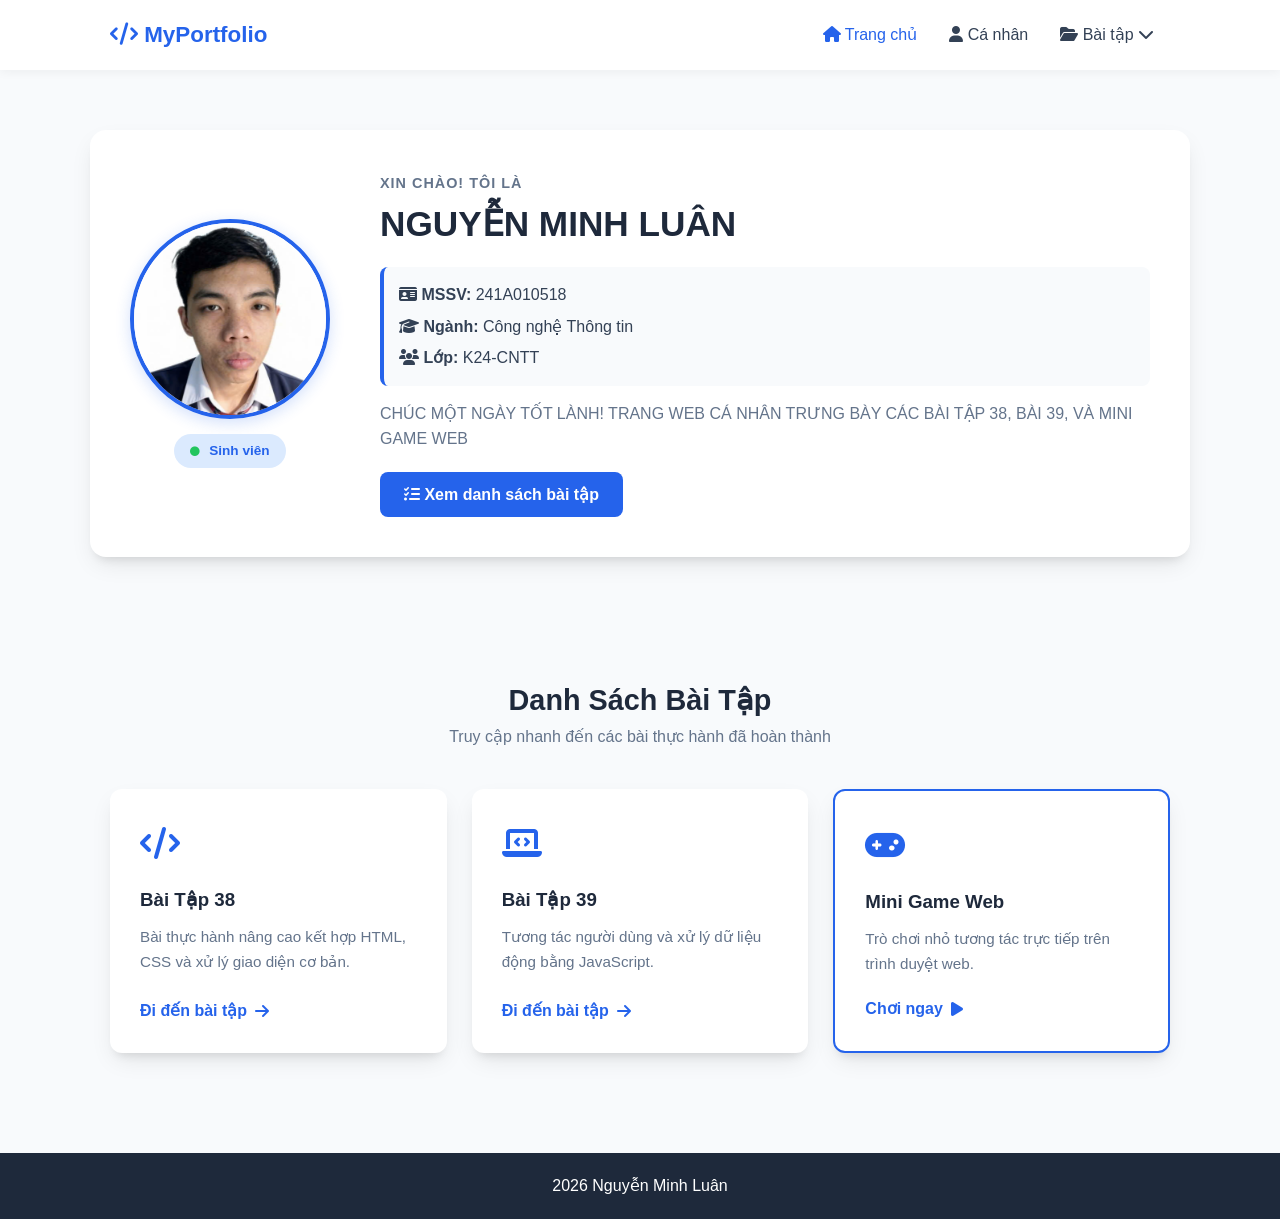
<file: index.html>
<!DOCTYPE html>
<html lang="vi">
<head>
    <meta charset="UTF-8">
    <meta name="viewport" content="width=device-width, initial-scale=1.0">
    <title>Trang Chủ Cá Nhân - Student Portfolio</title>
    <link rel="stylesheet" href="style.css">
    <!-- FontAwesome icon -->
    <link rel="stylesheet" href="https://cdnjs.cloudflare.com/ajax/libs/font-awesome/6.4.0/css/all.min.css">
</head>
<body>

    <!-- Header & Navigation -->
    <header class="header">
        <div class="container nav-container">
            <a href="#" class="logo"><i class="fa-solid fa-code"></i> MyPortfolio</a>
            
            <button class="menu-toggle" id="menuToggle" aria-label="Toggle Menu">
                <i class="fa-solid fa-bars"></i>
            </button>

            <nav class="nav-menu" id="navMenu">
                <ul>
                    <li><a href="#home" class="active"><i class="fa-solid fa-house"></i> Trang chủ</a></li>
                    <li><a href="#profile"><i class="fa-solid fa-user"></i> Cá nhân</a></li>
                    <li class="dropdown">
                        <a href="#exercises" class="dropdown-btn"><i class="fa-solid fa-folder-open"></i> Bài tập <i class="fa-solid fa-chevron-down dropdown-icon"></i></a>
                        <ul class="dropdown-menu">
                            <li><a href="baitap38.html"><i class="fa-solid fa-file-code"></i> Bài tập 38</a></li>
                            <li><a href="baitap39.html"><i class="fa-solid fa-file-code"></i> Bài tập 39</a></li>
                          <li><a href="trochoi.html"><i class="fa-solid fa-file-code"></i> mini game </a></li>
                        </ul>
                    </li>
                </ul>
            </nav>
        </div>
    </header>

    <!-- Hero / Profile Section -->
    <section id="home" class="hero-section">
        <div class="container hero-container">
            <div class="avatar-card">
                <div class="avatar-wrapper">
                    <img src="avatar.jpg" alt="Ảnh đại diện" id="userAvatar">
                </div>
                <div class="status-badge"><i class="fa-solid fa-circle"></i> Sinh viên</div>
            </div>
            <div class="profile-info" id="profile">
                <span class="sub-title">XIN CHÀO! TÔI LÀ</span>
                <h1 class="student-name">NGUYỄN MINH LUÂN</h1>
                <div class="info-card">
                    <p class="student-id"><i class="fa-solid fa-id-card"></i> <strong>MSSV:</strong> <span>241A010518</span></p>
                    <p class="student-major"><i class="fa-solid fa-graduation-cap"></i> <strong>Ngành:</strong> Công nghệ Thông tin</p>
                    <p class="student-class"><i class="fa-solid fa-users"></i> <strong>Lớp:</strong> K24-CNTT</p>
                </div>
                
                <p class="bio">
                    CHÚC MỘT NGÀY TỐT LÀNH! TRANG WEB CÁ NHÂN TRƯNG BÀY CÁC BÀI TẬP 38, BÀI 39, VÀ MINI GAME WEB
                </p>

                <div class="cta-buttons">
                    <a href="#exercises" class="btn btn-primary"><i class="fa-solid fa-list-check"></i> Xem danh sách bài tập</a>
                </div>
            </div>
        </div>
    </section>

    <!-- Exercises Section -->
    <section id="exercises" class="exercises-section">
        <div class="container">
            <h2 class="section-title">Danh Sách Bài Tập</h2>
            <p class="section-subtitle">Truy cập nhanh đến các bài thực hành đã hoàn thành</p>

            <div class="exercise-grid">
                <!-- Card Bài tập 38 -->
                <div class="ex-card">
                    <div class="ex-icon"><i class="fa-solid fa-code"></i></div>
                    <h3>Bài Tập 38</h3>
                    <p>Bài thực hành nâng cao kết hợp HTML, CSS và xử lý giao diện cơ bản.</p>
                    <a href="baitap38.html" class="ex-link">Đi đến bài tập <i class="fa-solid fa-arrow-right"></i></a>
                </div>

                <!-- Card Bài tập 39 -->
                <div class="ex-card">
                    <div class="ex-icon"><i class="fa-solid fa-laptop-code"></i></div>
                    <h3>Bài Tập 39</h3>
                    <p>Tương tác người dùng và xử lý dữ liệu động bằng JavaScript.</p>
                    <a href="baitap39.html" class="ex-link">Đi đến bài tập <i class="fa-solid fa-arrow-right"></i></a>
                </div>

                <!-- Card Mini Game Web -->
                <div class="ex-card highlight">
                    <div class="ex-icon"><i class="fa-solid fa-gamepad"></i></div>
                    <h3>Mini Game Web</h3>
                    <p>Trò chơi nhỏ tương tác trực tiếp trên trình duyệt web.</p>
                    <a href="trochoi.html" class="ex-link">Chơi ngay <i class="fa-solid fa-play"></i></a>
                </div>
            </div>
        </div>
    </section>

    <!-- Footer -->
    <footer class="footer">
        <div class="container">
            <p> 2026 Nguyễn Minh Luân</p>
        </div>
    </footer>

    <script src="choi2.js"></script>
</body>
</html>
</file>
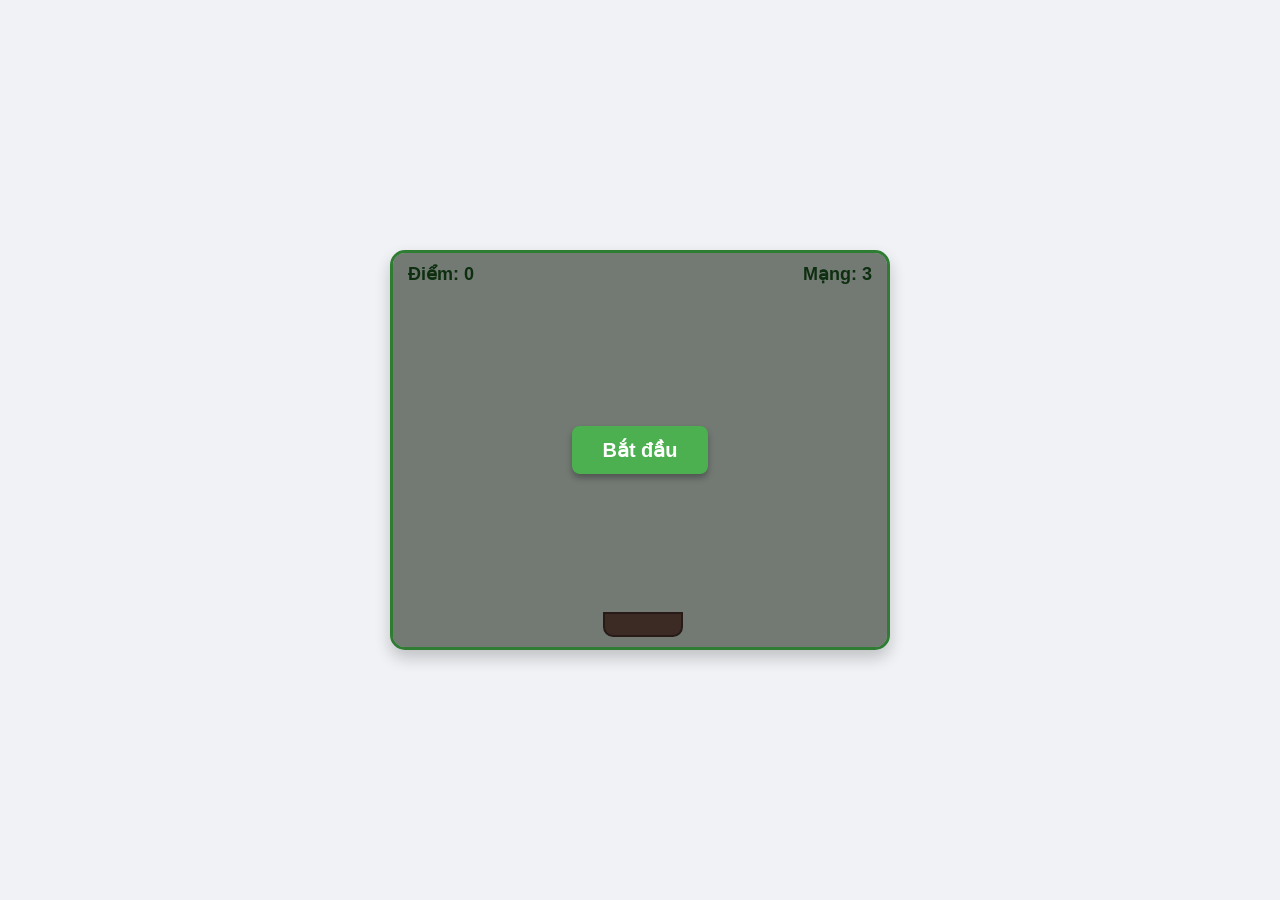
<file: index2.html>
<!DOCTYPE html>
<html lang="vi">
<head>
    <meta charset="UTF-8">
    <meta name="viewport" content="width=device-width, initial-scale=1.0">
    <title>Game Hứng Táo</title>
    <link rel="stylesheet" href="styles.css">
</head>
<body>

    <div id="game-container">
        <div id="ui-board">
            <div>Điểm: <span id="score">0</span></div>
            <div>Mạng: <span id="lives">3</span></div>
        </div>

        <div id="basket"></div>
        <div id="apple"></div>
        <div id="start-screen">
            <button id="start-btn">Bắt đầu</button>
        </div>
    </div>

    <script src="choi.js"></script>
</body>
</html>
</file>
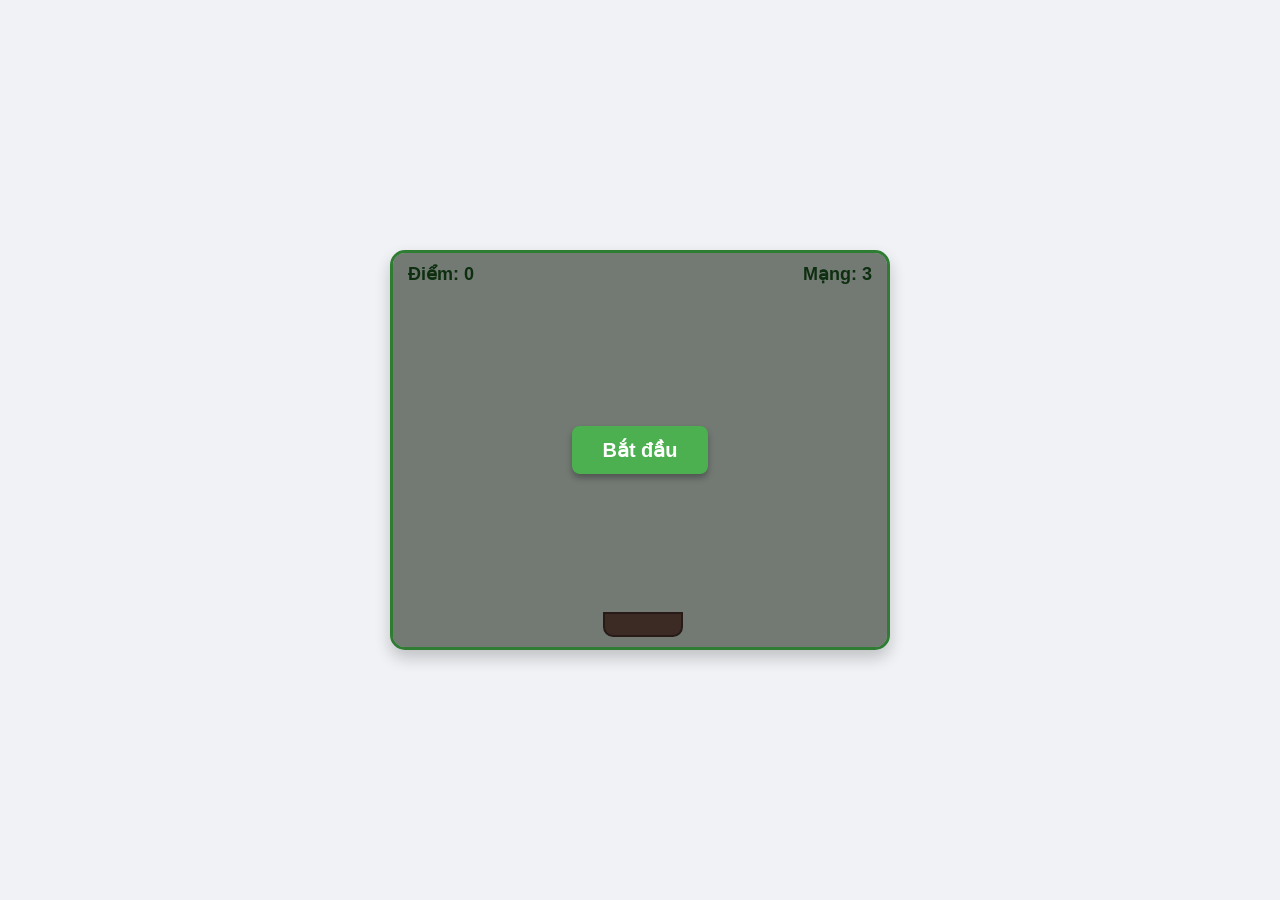
<file: trochoi.html>
<!DOCTYPE html>
<html lang="vi">
<head>
    <meta charset="UTF-8">
    <meta name="viewport" content="width=device-width, initial-scale=1.0">
    <title>Game Hứng Táo</title>
    <link rel="stylesheet" href="styles.css">
</head>
<body>

    <div id="game-container">
        <div id="ui-board">
            <div>Điểm: <span id="score">0</span></div>
            <div>Mạng: <span id="lives">3</span></div>
        </div>

        <div id="basket"></div>
        <div id="apple"></div>
        <div id="start-screen">
            <button id="start-btn">Bắt đầu</button>
        </div>
    </div>

    <script src="choi.js"></script>
</body>
</html>
</file>
<file: style.css>
/* Reset & General Styles */
* {
    margin: 0;
    padding: 0;
    box-sizing: border-box;
    font-family: 'Segoe UI', Tahoma, Geneva, Verdana, sans-serif;
}

:root {
    --primary-color: #2563eb;
    --primary-hover: #1d4ed8;
    --secondary-color: #1e293b;
    --bg-color: #f8fafc;
    --card-bg: #ffffff;
    --text-color: #334155;
    --text-muted: #64748b;
    --shadow: 0 10px 25px -5px rgba(0, 0, 0, 0.1), 0 8px 10px -6px rgba(0, 0, 0, 0.1);
}

body {
    background-color: var(--bg-color);
    color: var(--text-color);
    line-height: 1.6;
}

.container {
    max-width: 1100px;
    margin: 0 auto;
    padding: 0 20px;
}

/* Header & Navbar */
.header {
    background-color: var(--card-bg);
    box-shadow: 0 2px 10px rgba(0,0,0,0.05);
    position: sticky;
    top: 0;
    z-index: 1000;
}

.nav-container {
    display: flex;
    justify-content: space-between;
    align-items: center;
    height: 70px;
}

.logo {
    font-size: 1.4rem;
    font-weight: 700;
    color: var(--primary-color);
    text-decoration: none;
}

.nav-menu ul {
    display: flex;
    list-style: none;
    align-items: center;
}

.nav-menu a {
    text-decoration: none;
    color: var(--text-color);
    font-weight: 500;
    padding: 10px 16px;
    transition: all 0.3s ease;
    display: inline-block;
}

.nav-menu a:hover,
.nav-menu a.active {
    color: var(--primary-color);
}


.dropdown {
    position: relative;
}

.dropdown-menu {
    position: absolute;
    top: 100%;
    left: 0;
    background-color: var(--card-bg);
    box-shadow: var(--shadow);
    border-radius: 8px;
    min-width: 180px;
    display: flex;
    flex-direction: column;
    opacity: 0;
    visibility: hidden;
    transform: translateY(10px);
    transition: all 0.3s ease;
    padding: 8px 0;
}

.dropdown:hover .dropdown-menu {
    opacity: 1;
    visibility: visible;
    transform: translateY(0);
}

.dropdown-menu li {
    width: 100%;
}

.dropdown-menu a {
    width: 100%;
    padding: 10px 20px;
    font-size: 0.95rem;
}

.dropdown-menu a:hover {
    background-color: #f1f5f9;
}

.menu-toggle {
    display: none;
    background: none;
    border: none;
    font-size: 1.5rem;
    color: var(--text-color);
    cursor: pointer;
}

/* Hero Section */
.hero-section {
    padding: 60px 0;
}

.hero-container {
    display: flex;
    align-items: center;
    gap: 50px;
    background: var(--card-bg);
    padding: 40px;
    border-radius: 16px;
    box-shadow: var(--shadow);
}

.avatar-card {
    display: flex;
    flex-direction: column;
    align-items: center;
}

.avatar-wrapper {
    width: 200px;
    height: 200px;
    border-radius: 50%;
    overflow: hidden;
    border: 4px solid var(--primary-color);
    box-shadow: 0 4px 15px rgba(37, 99, 235, 0.2);
}

.avatar-wrapper img {
    width: 100%;
    height: 100%;
    object-fit: cover;
}

.status-badge {
    margin-top: 15px;
    background-color: #dbeafe;
    color: var(--primary-color);
    padding: 6px 16px;
    border-radius: 20px;
    font-size: 0.85rem;
    font-weight: 600;
}

.status-badge i {
    font-size: 0.6rem;
    margin-right: 5px;
    color: #22c55e;
}

.profile-info {
    flex: 1;
}

.sub-title {
    font-size: 0.9rem;
    letter-spacing: 1px;
    color: var(--text-muted);
    font-weight: 600;
}

.student-name {
    font-size: 2.2rem;
    color: var(--secondary-color);
    margin-bottom: 15px;
}

.info-card {
    background-color: #f8fafc;
    padding: 15px;
    border-radius: 8px;
    border-left: 4px solid var(--primary-color);
    margin-bottom: 15px;
}

.info-card p {
    margin-bottom: 6px;
    font-size: 1rem;
}

.info-card p:last-child {
    margin-bottom: 0;
}

.bio {
    color: var(--text-muted);
    margin-bottom: 20px;
}

.btn {
    display: inline-block;
    padding: 10px 24px;
    border-radius: 8px;
    text-decoration: none;
    font-weight: 600;
    transition: background-color 0.3s ease;
}

.btn-primary {
    background-color: var(--primary-color);
    color: white;
}

.btn-primary:hover {
    background-color: var(--primary-hover);
}

/* Exercises Section */
.exercises-section {
    padding: 60px 0;
}

.section-title {
    text-align: center;
    font-size: 1.8rem;
    color: var(--secondary-color);
}

.section-subtitle {
    text-align: center;
    color: var(--text-muted);
    margin-bottom: 40px;
}

.exercise-grid {
    display: grid;
    grid-template-columns: repeat(auto-fit, minmax(280px, 1fr));
    gap: 25px;
}

.ex-card {
    background: var(--card-bg);
    padding: 30px;
    border-radius: 12px;
    box-shadow: var(--shadow);
    transition: transform 0.3s ease;
    display: flex;
    flex-direction: column;
}

.ex-card:hover {
    transform: translateY(-5px);
}

.ex-card.highlight {
    border: 2px solid var(--primary-color);
}

.ex-icon {
    font-size: 2rem;
    color: var(--primary-color);
    margin-bottom: 15px;
}

.ex-card h3 {
    margin-bottom: 10px;
    color: var(--secondary-color);
}

.ex-card p {
    color: var(--text-muted);
    font-size: 0.95rem;
    margin-bottom: 20px;
    flex: 1;
}

.ex-link {
    text-decoration: none;
    color: var(--primary-color);
    font-weight: 600;
    display: flex;
    align-items: center;
    gap: 8px;
}

.ex-link:hover {
    text-decoration: underline;
}

/* Footer */
.footer {
    background-color: var(--secondary-color);
    color: white;
    text-align: center;
    padding: 20px 0;
    margin-top: 40px;
}

/* Responsive UI */
@media (max-width: 768px) {
    .menu-toggle {
        display: block;
    }

    .nav-menu {
        position: absolute;
        top: 70px;
        left: 0;
        width: 100%;
        background-color: var(--card-bg);
        box-shadow: 0 10px 10px rgba(0,0,0,0.05);
        display: none;
    }

    .nav-menu.active {
        display: block;
    }

    .nav-menu ul {
        flex-direction: column;
        align-items: flex-start;
        padding: 15px 0;
    }

    .nav-menu li {
        width: 100%;
    }

    .dropdown-menu {
        position: static;
        opacity: 1;
        visibility: visible;
        transform: none;
        box-shadow: none;
        background-color: #f8fafc;
        padding-left: 20px;
        display: none;
    }

    .dropdown.active .dropdown-menu {
        display: block;
    }

    .hero-container {
        flex-direction: column;
        text-align: center;
        padding: 25px;
    }

    .info-card {
        text-align: left;
    }
}
</file>
<file: styles.css>
/* Reset mặc định */
* {
    box-sizing: border-box;
    margin: 0;
    padding: 0;
}

body {
    display: flex;
    justify-content: center;
    align-items: center;
    min-height: 100vh;
    background-color: #f0f2f5;
    font-family: Arial, sans-serif;
}

#game-container {
    width: 500px;
    height: 400px;
    background-color: #e8f5e9;
    border: 3px solid #2e7d32;
    border-radius: 15px;
    position: relative;
    overflow: hidden;
    box-shadow: 0 8px 16px rgba(0, 0, 0, 0.2);
}


#ui-board {
    position: absolute;
    top: 10px;
    left: 15px;
    right: 15px;
    display: flex;
    justify-content: space-between;
    font-size: 18px;
    font-weight: bold;
    color: #1b5e20;
    z-index: 10;
}

#basket {
    width: 80px;
    height: 25px;
    background-color: #795548;
    border-radius: 0 0 10px 10px;
    border: 2px solid #4e342e;
    position: absolute;
    bottom: 10px;
    left: 210px;
}

#apple {
    width: 25px;
    height: 25px;
    background-color: #e53935;
    border-radius: 50%;
    position: absolute;
    top: -30px;
    left: 237px;
    box-shadow: inset -3px -3px 0 rgba(0, 0, 0, 0.2);
}
#start-screen {
    position: absolute;
    top: 0;
    left: 0;
    width: 100%;
    height: 100%;
    background-color: rgba(0, 0, 0, 0.5);
    display: flex;
    justify-content: center;
    align-items: center;
    z-index: 20;
}

#start-btn {
    padding: 12px 30px;
    font-size: 20px;
    font-weight: bold;
    color: white;
    background-color: #4caf50;
    border: none;
    border-radius: 8px;
    cursor: pointer;
    box-shadow: 0 4px 6px rgba(0, 0, 0, 0.3);
    transition: background-color 0.2s, transform 0.1s;
}

#start-btn:hover {
    background-color: #45a049;
    transform: scale(1.05);
}
</file>
